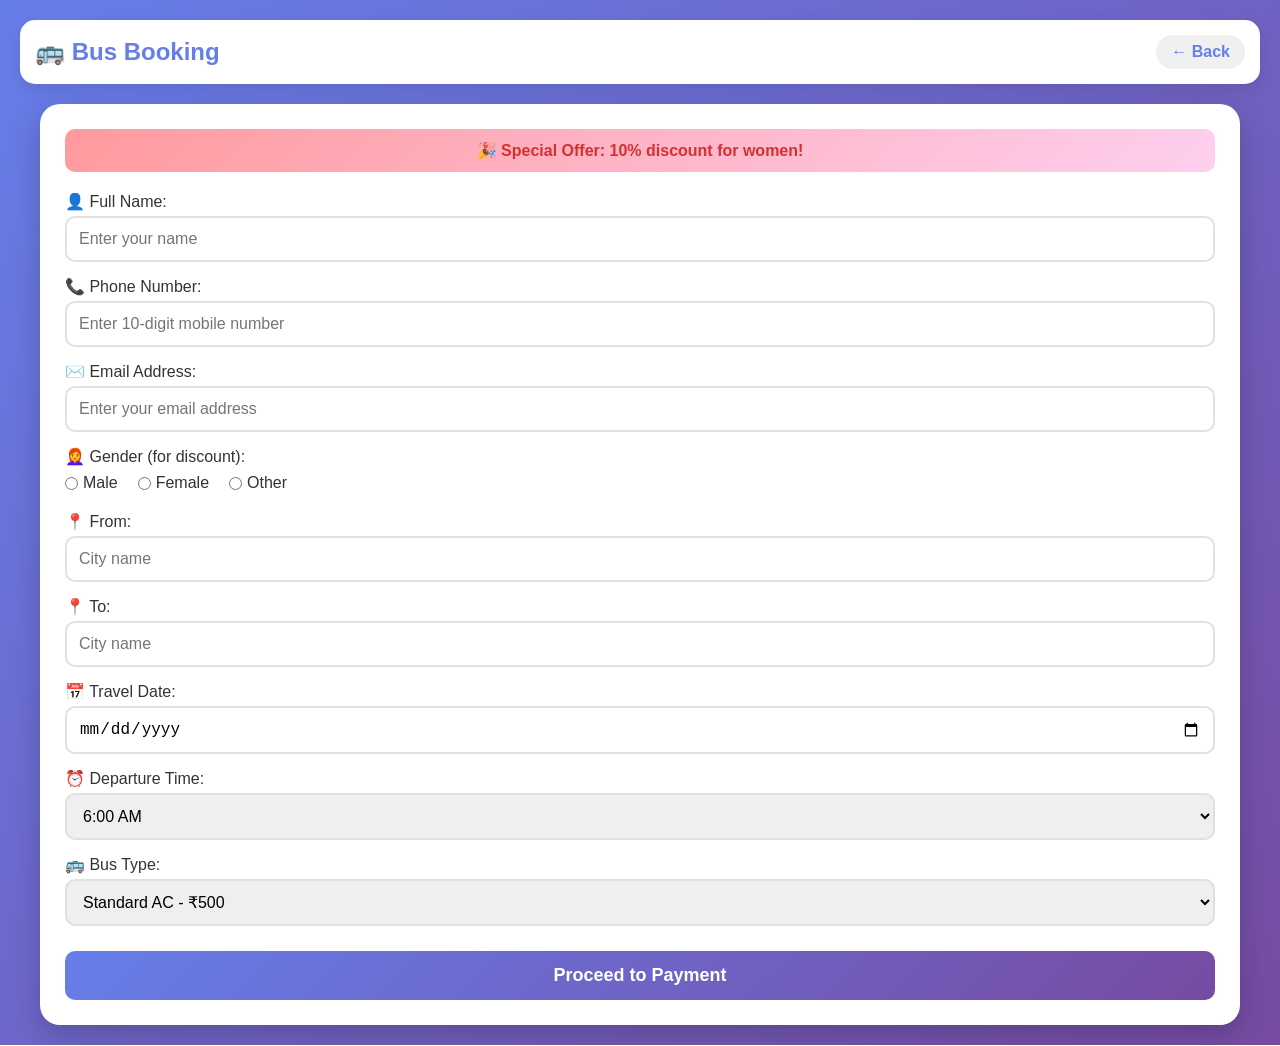
<file: project-1/buses.html>
<!DOCTYPE html>
<html lang="en">
<head>
    <meta charset="UTF-8">
    <meta name="viewport" content="width=device-width, initial-scale=1.0, user-scalable=no">
    <title>Bus Booking - TravelEasy</title>
    <style>
        * {
            margin: 0;
            padding: 0;
            box-sizing: border-box;
        }
        
        body {
            font-family: 'Segoe UI', Tahoma, Geneva, Verdana, sans-serif;
            background: linear-gradient(135deg, #667eea 0%, #764ba2 100%);
            min-height: 100vh;
            padding: 20px;
        }
        
        header {
            background: white;
            border-radius: 15px;
            padding: 15px;
            margin-bottom: 20px;
            box-shadow: 0 5px 15px rgba(0,0,0,0.1);
        }
        
        header nav {
            display: flex;
            justify-content: space-between;
            align-items: center;
        }
        
        header h1 {
            color: #667eea;
            margin: 0;
            padding: 0;
        }
        
        .back-link {
            color: #667eea;
            text-decoration: none;
            font-size: 16px;
            font-weight: bold;
            padding: 8px 15px;
            background: #f0f0f0;
            border-radius: 20px;
        }
        
        .back-link:hover {
            background: #667eea;
            color: white;
        }
        
        .container {
            max-width: 1200px;
            margin: 0 auto;
            background: white;
            border-radius: 20px;
            padding: 25px;
            box-shadow: 0 10px 30px rgba(0,0,0,0.2);
        }
        
        .offer {
            background: linear-gradient(135deg, #ff9a9e 0%, #fecfef 100%);
            padding: 12px;
            border-radius: 10px;
            text-align: center;
            margin-bottom: 20px;
            font-weight: bold;
            color: #d63031;
        }
        
        label {
            display: block;
            margin-top: 15px;
            margin-bottom: 5px;
            font-weight: 500;
            color: #333;
        }
        
        input, select {
            width: 100%;
            padding: 12px;
            border: 2px solid #e0e0e0;
            border-radius: 10px;
            font-size: 16px;
            transition: border-color 0.3s;
        }
        
        input:focus, select:focus {
            outline: none;
            border-color: #667eea;
        }
        
        button {
            width: 100%;
            padding: 14px;
            margin-top: 25px;
            background: linear-gradient(135deg, #667eea 0%, #764ba2 100%);
            color: white;
            border: none;
            border-radius: 10px;
            font-size: 18px;
            font-weight: bold;
            cursor: pointer;
            transition: all 0.3s ease;
        }
        
        button:hover {
            transform: translateY(-2px);
            box-shadow: 0 5px 15px rgba(102, 126, 234, 0.4);
        }
        
        .gender-section {
            margin: 15px 0;
        }
        
        .gender-options {
            display: flex;
            gap: 20px;
            margin-top: 8px;
        }
        
        .gender-options label {
            display: inline-flex;
            align-items: center;
            gap: 5px;
            margin-top: 0;
        }
        
        .gender-options input {
            width: auto;
        }
    </style>
</head>
<body>
    <header>
        <nav>
            <h1>🚌 Bus Booking</h1>
            <a class="back-link" href="index.html">← Back</a>
        </nav>
    </header>

    <div class="container">
        <div class="offer">🎉 Special Offer: 10% discount for women!</div>

        <label>👤 Full Name:</label>
        <input type="text" id="name" placeholder="Enter your name">

        <label>📞 Phone Number:</label>
        <input type="tel" id="phone" placeholder="Enter 10-digit mobile number">

        <label>✉️ Email Address:</label>
        <input type="email" id="email" placeholder="Enter your email address">

        <div class="gender-section">
            <label>👩‍🦰 Gender (for discount):</label>
            <div class="gender-options">
                <label><input type="radio" name="gender" value="male"> Male</label>
                <label><input type="radio" name="gender" value="female"> Female</label>
                <label><input type="radio" name="gender" value="other"> Other</label>
            </div>
        </div>

        <label>📍 From:</label>
        <input type="text" id="from" placeholder="City name">

        <label>📍 To:</label>
        <input type="text" id="to" placeholder="City name">

        <label>📅 Travel Date:</label>
        <input type="date" id="date">

        <label>⏰ Departure Time:</label>
        <select id="time">
            <option>6:00 AM</option>
            <option>12:00 PM</option>
            <option>6:00 PM</option>
            <option>9:00 PM</option>
        </select>

        <label>🚌 Bus Type:</label>
        <select id="busType">
            <option value="500">Standard AC - ₹500</option>
            <option value="800">Luxury AC - ₹800</option>
            <option value="1200">Sleeper AC - ₹1200</option>
        </select>

        <button onclick="bookBus()">Proceed to Payment</button>
    </div>

    <script>
        // applyWomenOffer function
        function applyWomenOffer(price) {
            let gender = document.querySelector('input[name="gender"]:checked');
            if (gender && gender.value === "female") {
                let discountedPrice = price * 0.9;
                alert("🎉 Women's Special! 10% discount applied. Original: ₹" + price + " → New: ₹" + Math.round(discountedPrice));
                return Math.round(discountedPrice);
            }
            return price;
        }

        // Main booking function
        function bookBus() {
            // Get all values
            let name = document.getElementById('name').value.trim();
            let phone = document.getElementById('phone').value.trim();
            let email = document.getElementById('email').value.trim();
            let from = document.getElementById('from').value.trim();
            let to = document.getElementById('to').value.trim();
            let date = document.getElementById('date').value;
            let time = document.getElementById('time').value;
            let busSelect = document.getElementById('busType');
            let price = parseInt(busSelect.value);
            let busName = busSelect.options[busSelect.selectedIndex].text;
            
            // Validation checks
            if (!name) {
                alert("❌ Please enter your full name.");
                return;
            }
            
            if (!phone) {
                alert("❌ Please enter phone number.");
                return;
            }
            
            if (!/^\d{10}$/.test(phone)) {
                alert("❌ Please enter a valid 10-digit phone number.");
                return;
            }
            
            if (!email) {
                alert("❌ Please enter email address.");
                return;
            }
            
            if (!email.includes('@') || !email.includes('.')) {
                alert("❌ Please enter a valid email address (example: name@domain.com).");
                return;
            }
            
            if (!from) {
                alert("❌ Please enter departure city.");
                return;
            }
            
            if (!to) {
                alert("❌ Please enter destination city.");
                return;
            }
            
            if (!date) {
                alert("❌ Please select travel date.");
                return;
            }
            
            // Apply women discount
            let finalPrice = applyWomenOffer(price);
            
            // Create booking object
            let bookingData = {
                type: "bus",
                name: name,
                phone: phone,
                email: email,
                from: from,
                to: to,
                date: date,
                time: time,
                originalPrice: price,
                price: finalPrice,
                busName: busName,
                className: busName,
                discount: (price - finalPrice)
            };
            
            // Save to localStorage
            localStorage.setItem("tempBooking", JSON.stringify(bookingData));
            
            // Debug - check if saved
            console.log("Booking saved:", bookingData);
            console.log("localStorage:", localStorage.getItem("tempBooking"));
            
            // Show confirmation
            alert("✅ Booking details saved!\n\n" +
                  "Name: " + name + "\n" +
                  "From: " + from + " → To: " + to + "\n" +
                  "Date: " + date + "\n" +
                  "Time: " + time + "\n" +
                  "Bus: " + busName + "\n" +
                  "Total: ₹" + finalPrice + "\n\n" +
                  "Click OK to proceed to payment.");
            
            // ✅ IMPORTANT: Redirect to payment.html (ye sahi hai)
            window.location.href = "payment.html";
        }
        
        // Set minimum date to today
        let today = new Date().toISOString().split('T')[0];
        document.getElementById('date').min = today;
    </script>
</body>
</html>
</file>
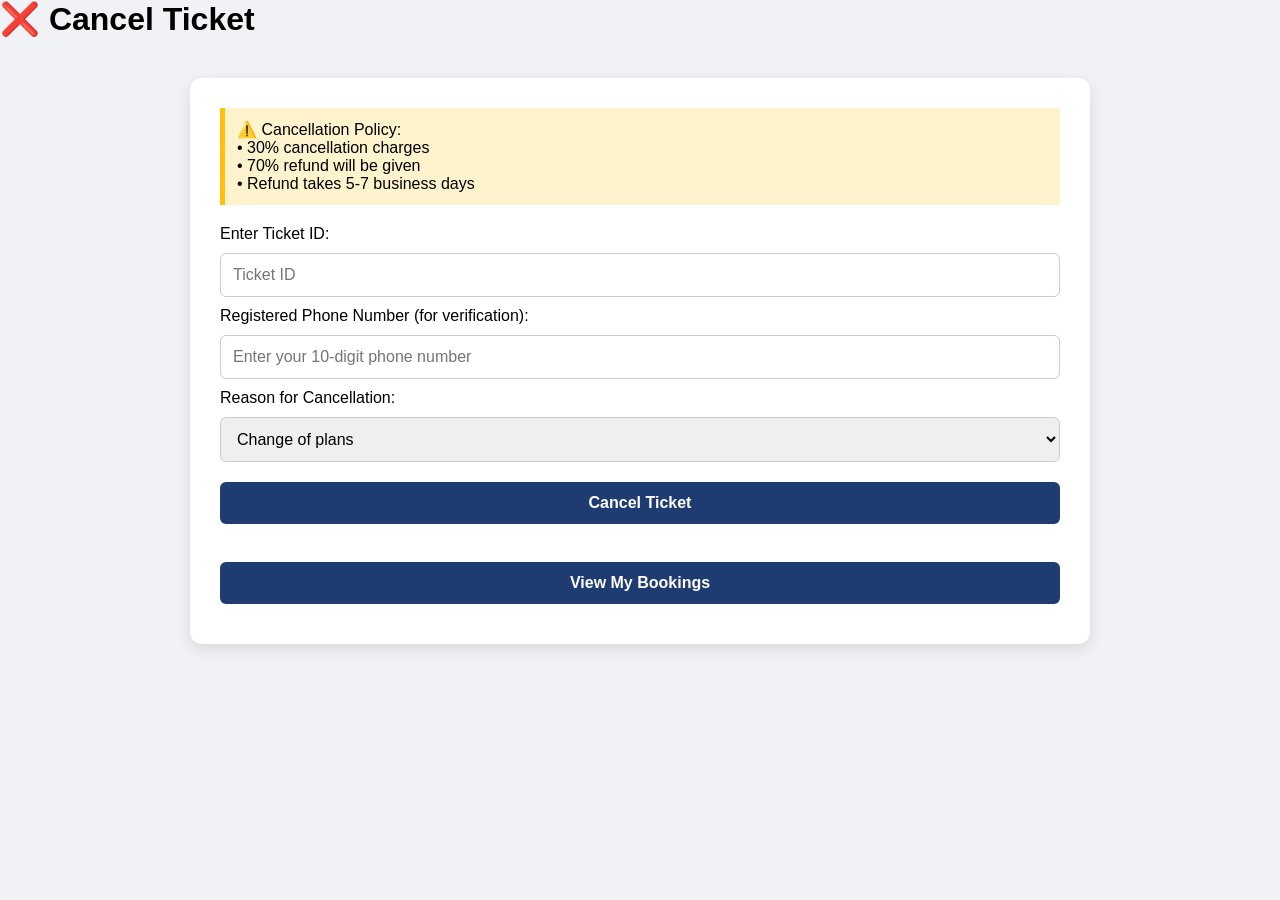
<file: project-1/cancellation.html>
<!DOCTYPE html>
<html lang="en">
<head>
    <meta charset="UTF-8">
    <title>Cancel Ticket - TravelEasy</title>
    <link rel="stylesheet" href="style.css">
</head>
<body>
    <header><h1>❌ Cancel Ticket</h1></header>
    <div class="container">
        <div class="warning">
            ⚠️ Cancellation Policy:<br>
            • 30% cancellation charges<br>
            • 70% refund will be given<br>
            • Refund takes 5-7 business days
        </div>
        <label>Enter Ticket ID:</label>
        <input type="number" id="cancelId" placeholder="Ticket ID">
        
        <label>Registered Phone Number (for verification):</label>
        <input type="tel" id="phone" placeholder="Enter your 10-digit phone number">
        
        <label>Reason for Cancellation:</label>
        <select id="cancelReason">
            <option>Change of plans</option>
            <option>Wrong date selected</option>
            <option>Better fare found</option>
            <option>Emergency</option>
            <option>Other</option>
        </select>
        
        <button onclick="cancelAndRefund()">Cancel Ticket</button>
        <br><br>
        <button onclick="viewBookings()">View My Bookings</button>
    </div>

    <script>
        function cancelAndRefund() {
            let id = document.getElementById("cancelId").value;
            let phone = document.getElementById("phone").value;
            let reason = document.getElementById("cancelReason").value;
            
            if (!id || !phone) {
                alert("Please enter Ticket ID and Phone Number.");
                return;
            }
            
            if (!/^\d{10}$/.test(phone)) {
                alert("Please enter a valid 10-digit phone number.");
                return;
            }
            
            cancelTicketWithDetails(parseInt(id), phone, reason);
        }
        
        function cancelTicketWithDetails(ticketId, phone, reason) {
            let bookings = JSON.parse(localStorage.getItem("bookings")) || [];
            let index = bookings.findIndex(b => b.id == ticketId && b.phone == phone);
            
            if (index !== -1) {
                let booking = bookings[index];
                
                if (booking.status === "Cancelled") {
                    alert("❌ This ticket is already cancelled!");
                    return;
                }
                
                let originalPrice = booking.price;
                let deduction = originalPrice * 0.30;
                let refund = originalPrice - deduction;
                
                // Mark as cancelled with details
                booking.status = "Cancelled";
                booking.cancelledAt = new Date().toLocaleString();
                booking.cancelReason = reason;
                booking.refundAmount = refund;
                booking.deductionAmount = deduction;
                
                bookings[index] = booking;
                localStorage.setItem("bookings", JSON.stringify(bookings));
                
                // Send cancellation confirmation
                let cancelMessage = `❌ TRAVEL EASY - TICKET CANCELLED ❌\n\nTicket ID: ${ticketId}\nName: ${booking.name}\n\nOriginal Fare: ₹${originalPrice}\nCancellation Charges (30%): ₹${deduction}\nRefund Amount (70%): ₹${refund}\nReason: ${reason}\n\nRefund will be processed within 5-7 days.\n\nThank you for using TravelEasy!`;
                
                let emailSubject = `TravelEasy Ticket Cancelled - ID: ${ticketId}`;
                
                alert(`❌ Ticket Cancelled\n------------------------\nTicket ID: ${ticketId}\nOriginal Fare: ₹${originalPrice}\nCancellation Charges (30%): ₹${deduction}\nRefund Amount (70%): ₹${refund}\n------------------------\nRefund will be processed within 5-7 days.\n\nCancellation confirmation sent to your email and WhatsApp.`);
                
                // Send confirmation
                let mailtoUrl = `mailto:${booking.email}?subject=${encodeURIComponent(emailSubject)}&body=${encodeURIComponent(cancelMessage)}`;
                window.open(mailtoUrl, '_blank');
                
                let whatsappUrl = `https://wa.me/${booking.phone}?text=${encodeURIComponent(cancelMessage)}`;
                window.open(whatsappUrl, '_blank');
                
                return true;
            } else {
                alert("❌ Ticket ID not found or Phone number doesn't match.");
                return false;
            }
        }
    </script>
    <script src="script.js"></script>
</body>
</html>
</file>
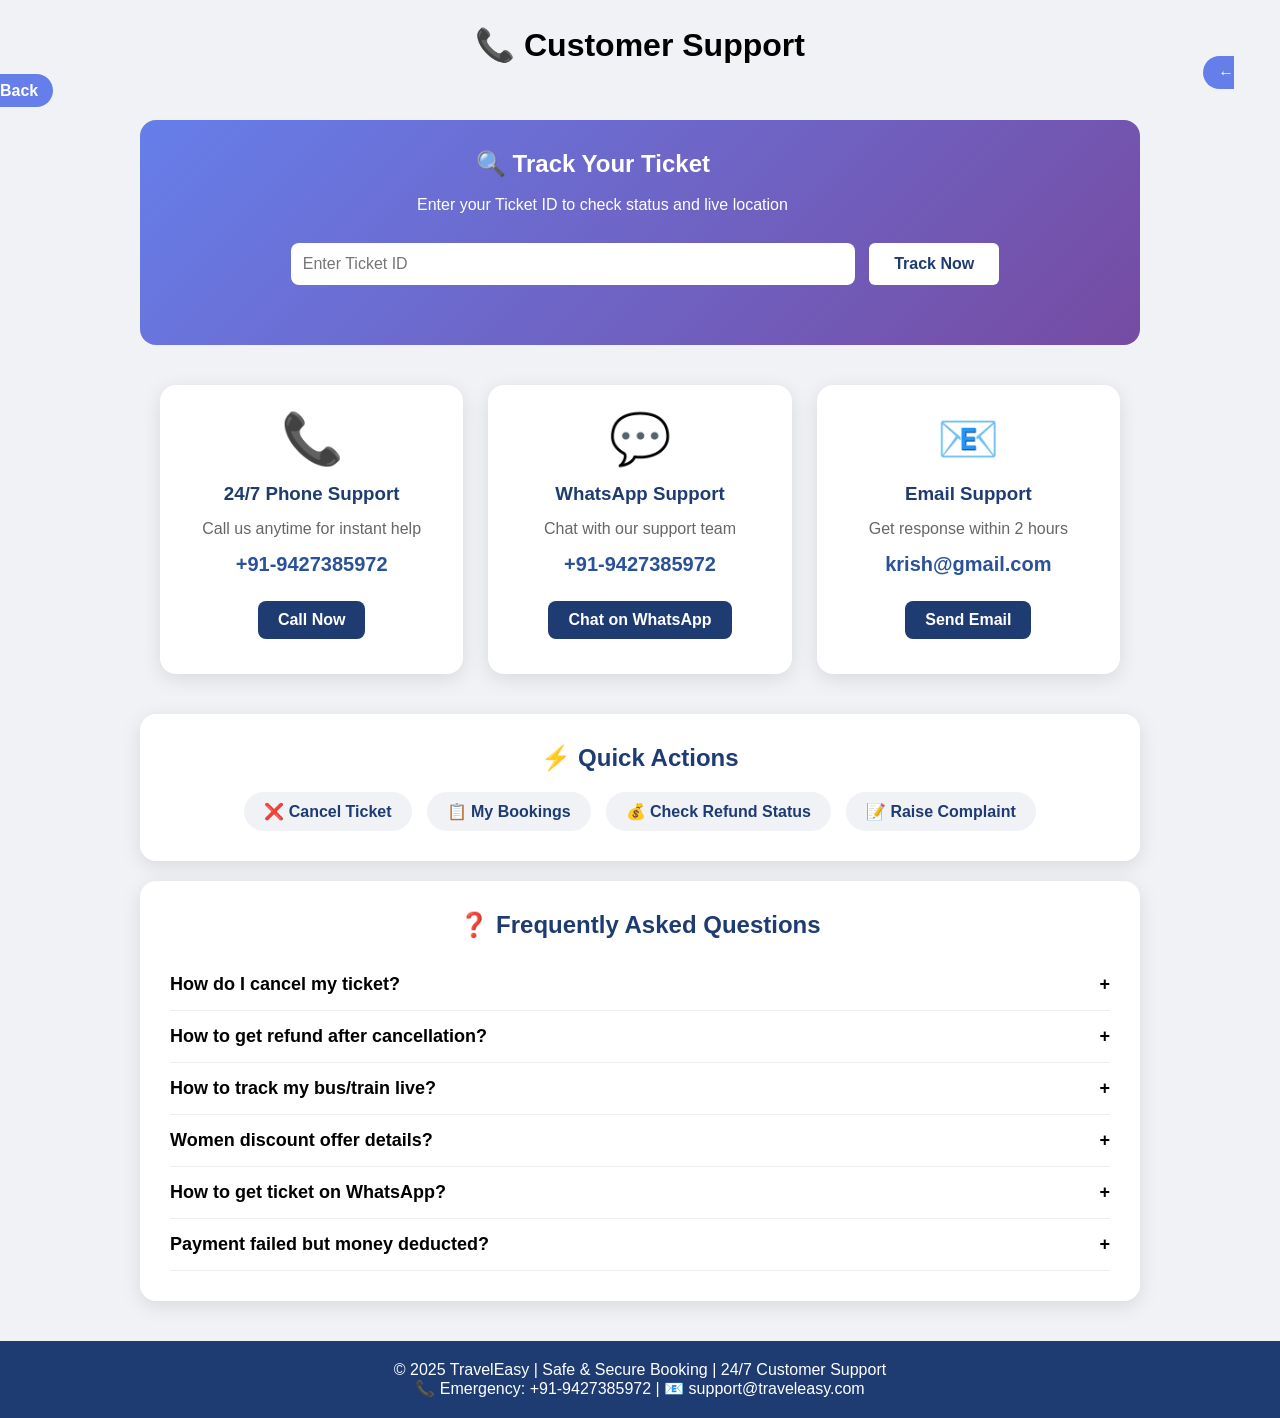
<file: project-1/customer-care.html>
<!DOCTYPE html>
<html lang="en">
<head>
    <meta charset="UTF-8">
    <meta name="viewport" content="width=device-width, initial-scale=1.0">
    <title>Customer Support - TravelEasy</title>
    <link rel="stylesheet" href="style.css">
    <style>
        .support-container {
            max-width: 1000px;
            margin: 40px auto;
            display: grid;
            grid-template-columns: repeat(auto-fit, minmax(300px, 1fr));
            gap: 25px;
            padding: 0 20px;
        }
        .support-card {
            background: white;
            border-radius: 16px;
            padding: 25px;
            text-align: center;
            box-shadow: 0 5px 20px rgba(0,0,0,0.1);
            transition: transform 0.3s;
        }
        .support-card:hover {
            transform: translateY(-5px);
        }
        .support-card .icon {
            font-size: 50px;
            margin-bottom: 15px;
        }
        .support-card h3 {
            color: #1e3c72;
            margin-bottom: 15px;
        }
        .support-card p {
            color: #666;
            margin-bottom: 10px;
        }
        .support-card .contact {
            font-size: 20px;
            font-weight: bold;
            color: #2a5298;
            margin: 15px 0;
        }
        .support-card button {
            background: #1e3c72;
            color: white;
            border: none;
            padding: 10px 20px;
            border-radius: 8px;
            cursor: pointer;
            margin-top: 10px;
            width: auto;
        }
        .support-card button:hover {
            background: #2a5298;
        }
        .faq-section {
            background: white;
            border-radius: 16px;
            padding: 30px;
            margin: 20px auto;
            max-width: 1000px;
            box-shadow: 0 5px 20px rgba(0,0,0,0.1);
        }
        .faq-section h2 {
            color: #1e3c72;
            margin-bottom: 20px;
            text-align: center;
        }
        .faq-item {
            border-bottom: 1px solid #eee;
            padding: 15px 0;
        }
        .faq-question {
            font-weight: bold;
            font-size: 18px;
            cursor: pointer;
            display: flex;
            justify-content: space-between;
            align-items: center;
        }
        .faq-question:hover {
            color: #2a5298;
        }
        .faq-answer {
            padding-top: 10px;
            color: #666;
            display: none;
        }
        .faq-answer.show {
            display: block;
        }
        .quick-actions {
            display: flex;
            gap: 15px;
            justify-content: center;
            flex-wrap: wrap;
            margin-top: 20px;
        }
        .quick-btn {
            background: #f0f2f5;
            padding: 10px 20px;
            border-radius: 25px;
            text-decoration: none;
            color: #1e3c72;
            font-weight: bold;
        }
        .quick-btn:hover {
            background: #e0e0e0;
        }
        .ticket-track {
            background: linear-gradient(135deg, #667eea 0%, #764ba2 100%);
            color: white;
            padding: 30px;
            border-radius: 16px;
            margin: 20px auto;
            max-width: 1000px;
            text-align: center;
        }
        .ticket-track input {
            width: 60%;
            margin: 10px;
            padding: 12px;
            border-radius: 8px;
            border: none;
        }
        .ticket-track button {
            background: white;
            color: #1e3c72;
            width: auto;
            padding: 12px 25px;
        }

        .back-link {
            color: white;
            background: #667eea;
            text-decoration: none;
            font-size: 16px;
            font-weight: bold;
            padding: 8px 15px;
            border-radius: 20px;
            margin-left: 94%;
        }
        
        .back-link:hover {
            background: #667eea;
            color: white;
        }
    </style>
</head>
<body>
    <header>
        <h1 style="text-align: center; padding-top: 2%;">📞 Customer Support</h1>
        <nav>
            <a class="back-link" href="index.html">← Back</a>
        </nav>
    </header>

    <!-- Track Ticket Section -->
    <div class="ticket-track">
        <h2 style="margin-bottom: 2%; margin-left: -10%;">🔍 Track Your Ticket</h2>
        <p style="margin-bottom: 2%; margin-left: -8%;">Enter your Ticket ID to check status and live location</p>
        <input type="number" id="trackTicketId" placeholder="Enter Ticket ID">
        <button onclick="trackTicket()">Track Now</button>
        <div id="trackResult" style="margin-top: 20px;"></div>
    </div>

    <!-- Support Cards -->
    <div class="support-container">
        <div class="support-card">
            <div class="icon">📞</div>
            <h3>24/7 Phone Support</h3>
            <p>Call us anytime for instant help</p>
            <div class="contact">+91-9427385972</div>
            <button onclick="makeCall()">Call Now</button>
        </div>

        <div class="support-card">
            <div class="icon">💬</div>
            <h3>WhatsApp Support</h3>
            <p>Chat with our support team</p>
            <div class="contact">+91-9427385972</div>
            <button onclick="whatsAppChat()">Chat on WhatsApp</button>
        </div>

        <div class="support-card">
            <div class="icon">📧</div>
            <h3>Email Support</h3>
            <p>Get response within 2 hours</p>
            <div class="contact">krish@gmail.com</div>
            <button onclick="sendEmail()">Send Email</button>
        </div>

    </div>

    <!-- Quick Actions -->
    <div class="faq-section">
        <h2>⚡ Quick Actions</h2>
        <div class="quick-actions">
            <a href="cancellation.html" class="quick-btn">❌ Cancel Ticket</a>
            <a href="#" onclick="viewBookings()" class="quick-btn">📋 My Bookings</a>
            <a href="#" onclick="checkRefund()" class="quick-btn">💰 Check Refund Status</a>
            <a href="#" onclick="complaintForm()" class="quick-btn">📝 Raise Complaint</a>
        </div>
    </div>

    <!-- FAQ Section -->
    <div class="faq-section">
        <h2>❓ Frequently Asked Questions</h2>
        
        <div class="faq-item">
            <div class="faq-question" onclick="toggleFAQ(this)">
                How do I cancel my ticket?
                <span>+</span>
            </div>
            <div class="faq-answer">
                You can cancel your ticket from the Cancellation page. 30% cancellation charges apply and 70% refund will be processed within 5-7 business days.
            </div>
        </div>

        <div class="faq-item">
            <div class="faq-question" onclick="toggleFAQ(this)">
                How to get refund after cancellation?
                <span>+</span>
            </div>
            <div class="faq-answer">
                Refund is automatically processed after cancellation. 70% of the ticket amount will be credited to your original payment method within 5-7 business days.
            </div>
        </div>

        <div class="faq-item">
            <div class="faq-question" onclick="toggleFAQ(this)">
                How to track my bus/train live?
                <span>+</span>
            </div>
            <div class="faq-answer">
                Enter your Ticket ID in the Track Ticket section above. You can see the live location and estimated arrival time of your bus/train.
            </div>
        </div>

        <div class="faq-item">
            <div class="faq-question" onclick="toggleFAQ(this)">
                Women discount offer details?
                <span>+</span>
            </div>
            <div class="faq-answer">
                Women get 10% discount on all bus and train bookings. The discount is automatically applied when you confirm during booking.
            </div>
        </div>

        <div class="faq-item">
            <div class="faq-question" onclick="toggleFAQ(this)">
                How to get ticket on WhatsApp?
                <span>+</span>
            </div>
            <div class="faq-answer">
                After successful payment, ticket is automatically sent to your registered WhatsApp number within 2 minutes. Make sure to provide correct phone number.
            </div>
        </div>

        <div class="faq-item">
            <div class="faq-question" onclick="toggleFAQ(this)">
                Payment failed but money deducted?
                <span>+</span>
            </div>
            <div class="faq-answer">
                If money is deducted but booking failed, the amount will be automatically refunded within 5-7 business days. Contact support if not received.
            </div>
        </div>
    </div>

    <footer style="text-align: center; padding: 20px; background: #1e3c72; color: white; margin-top: 40px;">
        <p>© 2025 TravelEasy | Safe & Secure Booking | 24/7 Customer Support</p>
        <p>📞 Emergency: +91-9427385972 | 📧 support@traveleasy.com</p>
    </footer>

    <script src="script.js"></script>
    <script>
        function trackTicket() {
            let ticketId = document.getElementById("trackTicketId").value;
            if (!ticketId) {
                alert("Please enter Ticket ID");
                return;
            }
            
            let bookings = JSON.parse(localStorage.getItem("bookings")) || [];
            let booking = bookings.find(b => b.id == ticketId);
            
            let resultDiv = document.getElementById("trackResult");
            
            if (!booking) {
                resultDiv.innerHTML = `<div style="background:#f8d7da; padding:15px; border-radius:8px; color:#721c24;">
                    ❌ Ticket ID ${ticketId} not found. Please check and try again.
                </div>`;
                return;
            }
            
            let statusColor = booking.status === "Cancelled" ? "#dc3545" : "#28a745";
            let trackingInfo = "";
            
            if (booking.status !== "Cancelled") {
                trackingInfo = `
                    <div style="background:white; padding:15px; border-radius:8px; margin-top:10px;">
                        <p><strong>📍 Current Location:</strong> ${booking.tracking?.currentLocation || booking.from || "On the way"}</p>
                        <p><strong>⏱️ Status:</strong> ${booking.tracking?.status || "On Time"}</p>
                        <p><strong>🕐 Last Updated:</strong> ${booking.tracking?.lastUpdated || "Just now"}</p>
                        <div class="progress-bar" style="background:#e0e0e0; border-radius:10px; margin-top:10px;">
                            <div class="progress-fill" style="background:#28a745; height:20px; border-radius:10px; width:${Math.random() * 50 + 30}%"></div>
                        </div>
                        <p style="margin-top:10px;">🚍 Estimated Arrival: On schedule</p>
                    </div>
                `;
            }
            
            resultDiv.innerHTML = `
                <div style="background:white; padding:20px; border-radius:12px; color:#333; text-align:left;">
                    <h3 style="color:#1e3c72;">🎫 Ticket Details</h3>
                    <hr>
                    <p><strong>Ticket ID:</strong> ${booking.id}</p>
                    <p><strong>Type:</strong> ${booking.type.toUpperCase()}</p>
                    <p><strong>Name:</strong> ${booking.name}</p>
                    <p><strong>Phone:</strong> ${booking.phone}</p>
                    <p><strong>From:</strong> ${booking.from} → ${booking.to}</p>
                    <p><strong>Date:</strong> ${booking.date}</p>
                    <p><strong>Vehicle:</strong> ${booking.busNumber || booking.trainNumber || booking.className}</p>
                    <p><strong>Amount:</strong> ₹${booking.price}</p>
                    <p><strong>Status:</strong> <span style="color:${statusColor}; font-weight:bold;">${booking.status}</span></p>
                    ${booking.status === "Cancelled" ? `<p><strong>Cancel Reason:</strong> ${booking.cancelReason || "Not specified"}</p>` : ""}
                    ${trackingInfo}
                </div>
            `;
        }
        
        function makeCall() {
            window.location.href = "tel:+919876543210";
        }
        
        function whatsAppChat() {
            let message = encodeURIComponent("Hello, I need help with my TravelEasy booking.");
            window.open(`https://wa.me/919876543210?text=${message}`, '_blank');
        }
        
        function sendEmail() {
            let subject = encodeURIComponent("TravelEasy Support Request");
            let body = encodeURIComponent("Hello,\n\nI need assistance with my booking.\n\nTicket ID: \n\nRegards");
            window.location.href = `mailto:support@traveleasy.com?subject=${subject}&body=${body}`;
        }
        
        function checkRefund() {
            let bookings = JSON.parse(localStorage.getItem("bookings")) || [];
            let cancelled = bookings.filter(b => b.status === "Cancelled");
            
            if (cancelled.length === 0) {
                alert("No cancelled bookings found.");
                return;
            }
            
            let msg = "💰 REFUND STATUS\n\n";
            cancelled.forEach(b => {
                let refund = b.price * 0.7;
                msg += `Ticket ID: ${b.id}\nAmount: ₹${b.price} | Refund: ₹${refund}\nStatus: Processing (5-7 days)\n\n`;
            });
            alert(msg);
        }
        
        function complaintForm() {
            let issue = prompt("Please describe your issue:", "");
            if (issue && issue.trim()) {
                let emailBody = encodeURIComponent(`Hello TravelEasy Support,\n\nI have a complaint:\n${issue}\n\nTicket ID: \nPhone: \n\nPlease resolve this at the earliest.\n\nRegards`);
                window.location.href = `mailto:support@traveleasy.com?subject=Complaint - TravelEasy&body=${emailBody}`;
                alert("✅ Complaint registered! Our team will contact you within 24 hours.");
            }
        }
        
        function toggleFAQ(element) {
            let answer = element.nextElementSibling;
            let icon = element.querySelector('span');
            answer.classList.toggle('show');
            if (answer.classList.contains('show')) {
                icon.innerHTML = '−';
            } else {
                icon.innerHTML = '+';
            }
        }
        
        // Also add viewBookings function if not in script.js
        if (typeof viewBookings !== 'function') {
            window.viewBookings = function() {
                let bookings = JSON.parse(localStorage.getItem("bookings")) || [];
                if (bookings.length === 0) {
                    alert("No bookings found.");
                    return;
                }
                let msg = "📋 YOUR BOOKINGS:\n\n";
                bookings.forEach(b => {
                    msg += `ID: ${b.id} | ${b.type.toUpperCase()} | ${b.from} → ${b.to} | ${b.date} | ₹${b.price} | ${b.status}\n`;
                });
                alert(msg);
            };
        }
    </script>
</body>
</html>
</file>
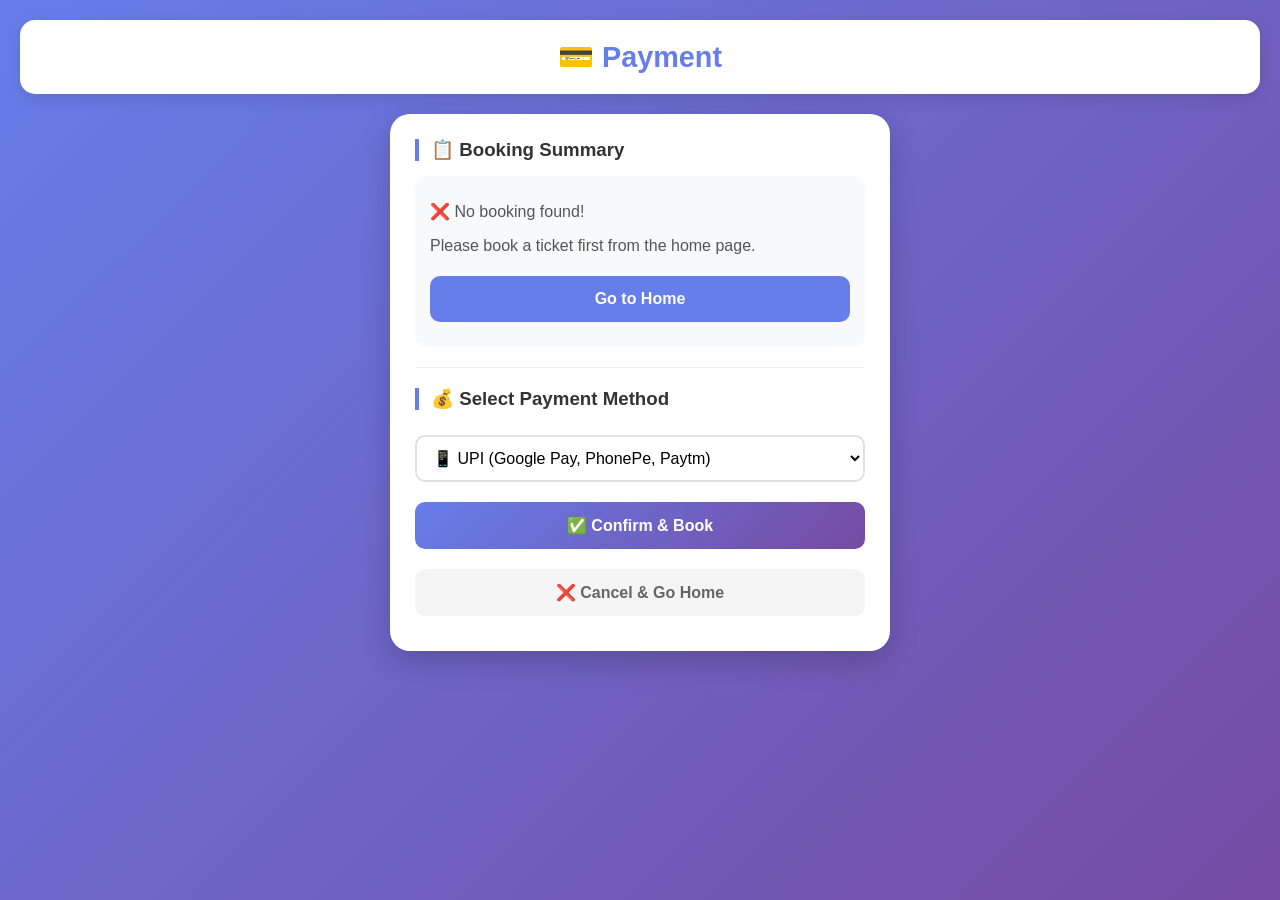
<file: project-1/payment.html>
<!DOCTYPE html>
<html lang="en">
<head>
    <meta charset="UTF-8">
    <meta name="viewport" content="width=device-width, initial-scale=1.0, user-scalable=no">
    <title>Payment - TravelEasy</title>
    <style>
        * {
            margin: 0;
            padding: 0;
            box-sizing: border-box;
            -webkit-tap-highlight-color: transparent;
            -webkit-user-select: none;
            user-select: none;
        }
        
        body {
            font-family: 'Segoe UI', Tahoma, Geneva, Verdana, sans-serif;
            background: linear-gradient(135deg, #667eea 0%, #764ba2 100%);
            min-height: 100vh;
            padding: 20px;
        }
        
        header {
            text-align: center;
            padding: 20px;
            background: white;
            border-radius: 15px;
            margin-bottom: 20px;
            box-shadow: 0 5px 15px rgba(0,0,0,0.1);
        }
        
        header h1 {
            color: #667eea;
            font-size: 1.8rem;
        }
        
        .container {
            max-width: 500px;
            margin: 0 auto;
            background: white;
            border-radius: 20px;
            padding: 25px;
            box-shadow: 0 10px 30px rgba(0,0,0,0.2);
        }
        
        h3 {
            color: #333;
            margin-bottom: 15px;
            border-left: 4px solid #667eea;
            padding-left: 12px;
        }
        
        .booking-summary {
            background: #f8f9fa;
            border-radius: 12px;
            padding: 15px;
            margin-bottom: 20px;
        }
        
        .booking-summary p {
            margin: 8px 0;
            color: #555;
            line-height: 1.6;
        }
        
        .booking-summary strong {
            color: #667eea;
        }
        
        hr {
            margin: 20px 0;
            border: none;
            border-top: 1px solid #eee;
        }
        
        select {
            width: 100%;
            padding: 12px;
            border: 2px solid #e0e0e0;
            border-radius: 10px;
            font-size: 16px;
            margin: 10px 0;
            background: white;
            cursor: pointer;
        }
        
        select:focus {
            outline: none;
            border-color: #667eea;
        }
        
        button {
            width: 100%;
            padding: 14px;
            margin: 10px 0;
            border: none;
            border-radius: 10px;
            font-size: 16px;
            font-weight: bold;
            cursor: pointer;
            transition: all 0.3s ease;
        }
        
        button:first-of-type {
            background: linear-gradient(135deg, #667eea 0%, #764ba2 100%);
            color: white;
        }
        
        button:first-of-type:hover {
            transform: translateY(-2px);
            box-shadow: 0 5px 15px rgba(102, 126, 234, 0.4);
        }
        
        button:last-of-type {
            background: #f5f5f5;
            color: #666;
        }
        
        button:last-of-type:hover {
            background: #e0e0e0;
        }
        
        .price-highlight {
            font-size: 1.3rem;
            color: #667eea;
            font-weight: bold;
        }
        
        input, textarea {
            -webkit-user-select: text;
            user-select: text;
        }
    </style>
</head>
<body>
    <header>
        <h1>💳 Payment</h1>
    </header>
    
    <div class="container">
        <h3>📋 Booking Summary</h3>
        <div class="booking-summary" id="summary">
            <p>Loading booking details...</p>
        </div>
        
        <hr>
        
        <h3>💰 Select Payment Method</h3>
        <select id="paymentMode">
            <option value="UPI">📱 UPI (Google Pay, PhonePe, Paytm)</option>
            <option value="Card">💳 Credit/Debit Card</option>
            <option value="NetBanking">🏦 Net Banking</option>
            <option value="Cash">💵 Cash at Counter</option>
        </select>
        
        <button onclick="confirmPayment()">✅ Confirm & Book</button>
        <button onclick="location.href='index.html'">❌ Cancel & Go Home</button>
    </div>

    <script>
        // Get booking data from localStorage
        let booking = null;
        
        try {
            let storedData = localStorage.getItem("tempBooking");
            console.log("Stored data:", storedData);
            
            if (storedData) {
                booking = JSON.parse(storedData);
                console.log("Parsed booking:", booking);
            }
        } catch(e) {
            console.error("Error parsing booking:", e);
        }
        
        // Display booking summary on page load
        window.onload = function() {
            if (booking && booking.name) {
                document.getElementById("summary").innerHTML = `
                    <p>🎫 <strong>${booking.type ? booking.type.toUpperCase() : 'BUS'} TICKET</strong></p>
                    <p>👤 <strong>Name:</strong> ${booking.name || 'Not provided'}</p>
                    <p>📞 <strong>Phone:</strong> ${booking.phone || 'Not provided'}</p>
                    <p>✉️ <strong>Email:</strong> ${booking.email || 'Not provided'}</p>
                    <p>📍 <strong>From:</strong> ${booking.from || 'Not provided'} → <strong>To:</strong> ${booking.to || 'Not provided'}</p>
                    <p>📅 <strong>Travel Date:</strong> ${booking.date || 'Not provided'}</p>
                    <p>⏰ <strong>Departure Time:</strong> ${booking.time || '6:00 AM'}</p>
                    <p>🚌 <strong>Bus Type:</strong> ${booking.className || booking.busName || 'Standard AC'}</p>
                    <hr>
                    <p class="price-highlight">💰 <strong>Total Amount:</strong> ₹${booking.price || '0'}</p>
                `;
            } else {
                document.getElementById("summary").innerHTML = `
                    <p>❌ No booking found!</p>
                    <p>Please book a ticket first from the home page.</p>
                    <button onclick="location.href='index.html'" style="margin-top:10px; background:#667eea; color:white;">Go to Home</button>
                `;
            }
        };
        
        // WhatsApp message send function
        function sendTicketViaWhatsApp(phone, message) {
            // Remove any non-digit characters from phone number
            let cleanPhone = phone.replace(/[^0-9]/g, '');
            
            // Add country code if not present
            if (!cleanPhone.startsWith('91') && cleanPhone.length === 10) {
                cleanPhone = '91' + cleanPhone;
            }
            
            let whatsappUrl = `https://wa.me/${cleanPhone}?text=${encodeURIComponent(message)}`;
            window.open(whatsappUrl, '_blank');
            return true;
        }
        
        // Email send function
        function sendTicketViaEmail(email, subject, body) {
            let mailtoUrl = `mailto:${email}?subject=${encodeURIComponent(subject)}&body=${encodeURIComponent(body)}`;
            window.open(mailtoUrl, '_blank');
            return true;
        }
        
        // Main payment confirmation function
        function confirmPayment() {
            // Check if booking exists
            if (!booking || !booking.name) {
                alert("❌ No booking found! Please book a ticket first.");
                location.href = "index.html";
                return;
            }
            
            let paymentMode = document.getElementById("paymentMode").value;
            let paymentText = document.getElementById("paymentMode").options[document.getElementById("paymentMode").selectedIndex].text;
            
            // Create complete booking object
            let newBooking = {
                id: Date.now(),
                bookingId: "TRAVEL" + Date.now(),
                type: booking.type || "bus",
                name: booking.name,
                phone: booking.phone,
                email: booking.email,
                from: booking.from,
                to: booking.to,
                date: booking.date,
                time: booking.time || "6:00 AM",
                price: booking.price,
                className: booking.className || booking.busName || "Standard AC",
                paymentMode: paymentText,
                paymentMethod: paymentMode,
                status: "Confirmed",
                bookingDate: new Date().toLocaleString(),
                cancelledAt: null,
                cancelReason: null
            };
            
            // Save to localStorage
            let bookings = JSON.parse(localStorage.getItem("bookings")) || [];
            bookings.push(newBooking);
            localStorage.setItem("bookings", JSON.stringify(bookings));
            
            // Remove temporary booking
            localStorage.removeItem("tempBooking");
            
            // Create ticket message
            let ticketMessage = `
╔══════════════════════════════════════╗
║     🎫 TRAVEL EASY - TICKET 🎫       ║
╠══════════════════════════════════════╣
║ Ticket ID: ${newBooking.bookingId}
║ Type: ${newBooking.type.toUpperCase()}
║ Name: ${newBooking.name}
║ Phone: ${newBooking.phone}
║ From: ${newBooking.from}
║ To: ${newBooking.to}
║ Date: ${newBooking.date}
║ Time: ${newBooking.time}
║ Bus: ${newBooking.className}
║ Amount: ₹${newBooking.price}
║ Payment: ${paymentText}
║ Status: ✅ CONFIRMED
╚══════════════════════════════════════╝
Thank you for choosing TravelEasy!
For support: +91 98765 43210
            `;
            
            let emailSubject = `TravelEasy Ticket Confirmed - ID: ${newBooking.bookingId}`;
            
            // Show success message
            alert(`✅ PAYMENT SUCCESSFUL!\n\n🎫 Ticket ID: ${newBooking.bookingId}\n💰 Amount: ₹${newBooking.price}\n💳 Payment Mode: ${paymentText}\n\n📧 Ticket will be sent to your email\n💬 WhatsApp message will be sent\n\nThank you for booking with TravelEasy!`);
            
            // Send via email and WhatsApp
            if (booking.email && booking.email.includes('@')) {
                sendTicketViaEmail(booking.email, emailSubject, ticketMessage);
            }
            
            if (booking.phone && booking.phone.length >= 10) {
                sendTicketViaWhatsApp(booking.phone, ticketMessage);
            }
            
            // Redirect to home page after 2 seconds
            setTimeout(function() {
                location.href = "index.html";
            }, 2000);
        }
        
        // Check if user came directly to payment page
        if (!booking) {
            console.log("No booking data found. User may have come directly to payment page.");
        }
    </script>
</body>
</html>
</file>
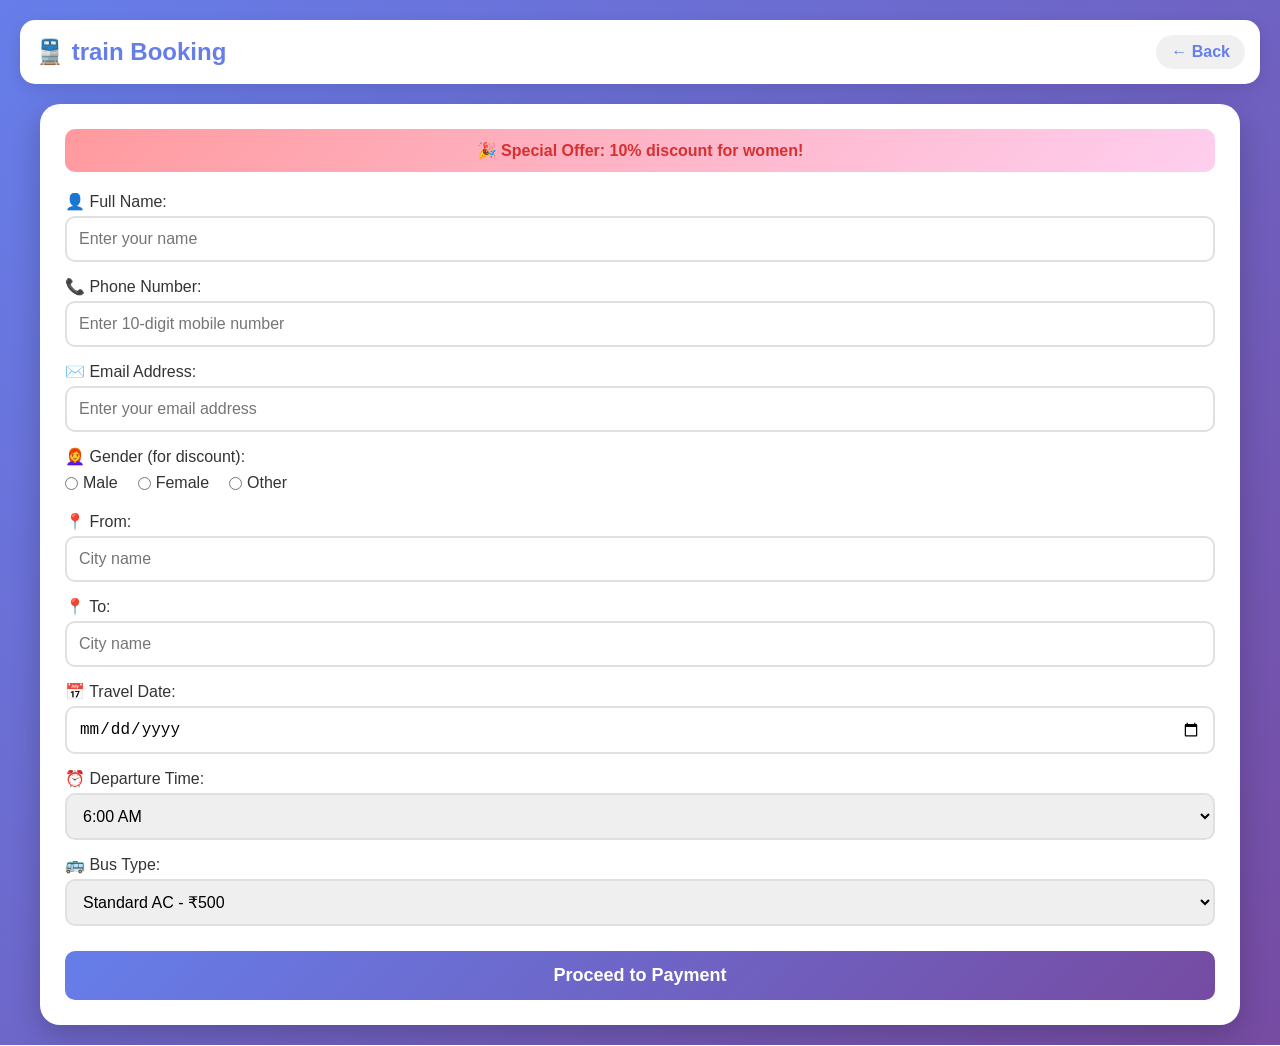
<file: project-1/trains.html>
<!DOCTYPE html>
<html lang="en">
<head>
    <meta charset="UTF-8">
    <meta name="viewport" content="width=device-width, initial-scale=1.0, user-scalable=no">
    <title>train Booking - TravelEasy</title>
    <style>
        * {
            margin: 0;
            padding: 0;
            box-sizing: border-box;
        }
        
        body {
            font-family: 'Segoe UI', Tahoma, Geneva, Verdana, sans-serif;
            background: linear-gradient(135deg, #667eea 0%, #764ba2 100%);
            min-height: 100vh;
            padding: 20px;
        }
        
        header {
            background: white;
            border-radius: 15px;
            padding: 15px;
            margin-bottom: 20px;
            box-shadow: 0 5px 15px rgba(0,0,0,0.1);
        }
        
        header nav {
            display: flex;
            justify-content: space-between;
            align-items: center;
        }
        
        header h1 {
            color: #667eea;
            margin: 0;
            padding: 0;
        }
        
        .back-link {
            color: #667eea;
            text-decoration: none;
            font-size: 16px;
            font-weight: bold;
            padding: 8px 15px;
            background: #f0f0f0;
            border-radius: 20px;
        }
        
        .back-link:hover {
            background: #667eea;
            color: white;
        }
        
        .container {
            max-width: 1200px;
            margin: 0 auto;
            background: white;
            border-radius: 20px;
            padding: 25px;
            box-shadow: 0 10px 30px rgba(0,0,0,0.2);
        }
        
        .offer {
            background: linear-gradient(135deg, #ff9a9e 0%, #fecfef 100%);
            padding: 12px;
            border-radius: 10px;
            text-align: center;
            margin-bottom: 20px;
            font-weight: bold;
            color: #d63031;
        }
        
        label {
            display: block;
            margin-top: 15px;
            margin-bottom: 5px;
            font-weight: 500;
            color: #333;
        }
        
        input, select {
            width: 100%;
            padding: 12px;
            border: 2px solid #e0e0e0;
            border-radius: 10px;
            font-size: 16px;
            transition: border-color 0.3s;
        }
        
        input:focus, select:focus {
            outline: none;
            border-color: #667eea;
        }
        
        button {
            width: 100%;
            padding: 14px;
            margin-top: 25px;
            background: linear-gradient(135deg, #667eea 0%, #764ba2 100%);
            color: white;
            border: none;
            border-radius: 10px;
            font-size: 18px;
            font-weight: bold;
            cursor: pointer;
            transition: all 0.3s ease;
        }
        
        button:hover {
            transform: translateY(-2px);
            box-shadow: 0 5px 15px rgba(102, 126, 234, 0.4);
        }
        
        .gender-section {
            margin: 15px 0;
        }
        
        .gender-options {
            display: flex;
            gap: 20px;
            margin-top: 8px;
        }
        
        .gender-options label {
            display: inline-flex;
            align-items: center;
            gap: 5px;
            margin-top: 0;
        }
        
        .gender-options input {
            width: auto;
        }
    </style>
</head>
<body>
    <header>
        <nav>
            <h1>🚆 train Booking</h1>
            <a class="back-link" href="index.html">← Back</a>
        </nav>
    </header>

    <div class="container">
        <div class="offer">🎉 Special Offer: 10% discount for women!</div>

        <label>👤 Full Name:</label>
        <input type="text" id="name" placeholder="Enter your name">

        <label>📞 Phone Number:</label>
        <input type="tel" id="phone" placeholder="Enter 10-digit mobile number">

        <label>✉️ Email Address:</label>
        <input type="email" id="email" placeholder="Enter your email address">

        <div class="gender-section">
            <label>👩‍🦰 Gender (for discount):</label>
            <div class="gender-options">
                <label><input type="radio" name="gender" value="male"> Male</label>
                <label><input type="radio" name="gender" value="female"> Female</label>
                <label><input type="radio" name="gender" value="other"> Other</label>
            </div>
        </div>

        <label>📍 From:</label>
        <input type="text" id="from" placeholder="City name">

        <label>📍 To:</label>
        <input type="text" id="to" placeholder="City name">

        <label>📅 Travel Date:</label>
        <input type="date" id="date">

        <label>⏰ Departure Time:</label>
        <select id="time">
            <option>6:00 AM</option>
            <option>12:00 PM</option>
            <option>6:00 PM</option>
            <option>9:00 PM</option>
        </select>

        <label>🚌 Bus Type:</label>
        <select id="busType">
            <option value="500">Standard AC - ₹500</option>
            <option value="800">Luxury AC - ₹800</option>
            <option value="1200">Sleeper AC - ₹1200</option>
        </select>

        <button onclick="bookBus()">Proceed to Payment</button>
    </div>

    <script>
        // applyWomenOffer function
        function applyWomenOffer(price) {
            let gender = document.querySelector('input[name="gender"]:checked');
            if (gender && gender.value === "female") {
                let discountedPrice = price * 0.9;
                alert("🎉 Women's Special! 10% discount applied. Original: ₹" + price + " → New: ₹" + Math.round(discountedPrice));
                return Math.round(discountedPrice);
            }
            return price;
        }

        // Main booking function
        function bookBus() {
            // Get all values
            let name = document.getElementById('name').value.trim();
            let phone = document.getElementById('phone').value.trim();
            let email = document.getElementById('email').value.trim();
            let from = document.getElementById('from').value.trim();
            let to = document.getElementById('to').value.trim();
            let date = document.getElementById('date').value;
            let time = document.getElementById('time').value;
            let busSelect = document.getElementById('busType');
            let price = parseInt(busSelect.value);
            let busName = busSelect.options[busSelect.selectedIndex].text;
            
            // Validation checks
            if (!name) {
                alert("❌ Please enter your full name.");
                return;
            }
            
            if (!phone) {
                alert("❌ Please enter phone number.");
                return;
            }
            
            if (!/^\d{10}$/.test(phone)) {
                alert("❌ Please enter a valid 10-digit phone number.");
                return;
            }
            
            if (!email) {
                alert("❌ Please enter email address.");
                return;
            }
            
            if (!email.includes('@') || !email.includes('.')) {
                alert("❌ Please enter a valid email address (example: name@domain.com).");
                return;
            }
            
            if (!from) {
                alert("❌ Please enter departure city.");
                return;
            }
            
            if (!to) {
                alert("❌ Please enter destination city.");
                return;
            }
            
            if (!date) {
                alert("❌ Please select travel date.");
                return;
            }
            
            // Apply women discount
            let finalPrice = applyWomenOffer(price);
            
            // Create booking object
            let bookingData = {
                type: "bus",
                name: name,
                phone: phone,
                email: email,
                from: from,
                to: to,
                date: date,
                time: time,
                originalPrice: price,
                price: finalPrice,
                busName: busName,
                className: busName,
                discount: (price - finalPrice)
            };
            
            // Save to localStorage
            localStorage.setItem("tempBooking", JSON.stringify(bookingData));
            
            // Debug - check if saved
            console.log("Booking saved:", bookingData);
            console.log("localStorage:", localStorage.getItem("tempBooking"));
            
            // Show confirmation
            alert("✅ Booking details saved!\n\n" +
                  "Name: " + name + "\n" +
                  "From: " + from + " → To: " + to + "\n" +
                  "Date: " + date + "\n" +
                  "Time: " + time + "\n" +
                  "Bus: " + busName + "\n" +
                  "Total: ₹" + finalPrice + "\n\n" +
                  "Click OK to proceed to payment.");
            
            // ✅ IMPORTANT: Redirect to payment.html (ye sahi hai)
            window.location.href = "payment.html";
        }
        
        // Set minimum date to today
        let today = new Date().toISOString().split('T')[0];
        document.getElementById('date').min = today;
    </script>
</body>
</html>
</file>
<file: project-1/style.css>
* {
    margin: 0;
    padding: 0;
    box-sizing: border-box;
    font-family: 'Segoe UI', Tahoma, Geneva, Verdana, sans-serif;
}

body {
    background: #f0f2f5;
}

/* header {
    background: #1e3c72;
    color: white;
    padding: 20px;
    text-align: center;
    justify-content: flex-end;
}

nav a {
    color: white;
    margin: 0 15px;
    text-decoration: none;
    font-weight: 500;
    font-size: 16px;
    text-align: center;
    
}

nav #one{
    margin-left: 40%;
}

nav a:hover {
    text-decoration: underline;
}

.nav-btn {
  background: #c9a227;
  color: #0b0b0f;
  padding: 12px 20px;
  border-radius: 999px;
  font-weight: 700;
  transition: all 0.3s ease;
}

.nav-btn:hover {
  background: #e2bb43;
  color: #0b0b0f;
  transform: translateY(-3px);
  box-shadow: 0 10px 24px rgba(201, 162, 39, 0.25);
} */

.menu-toggle {
  display: none;
  font-size: 28px;
  color: #ffffff;
  cursor: pointer;
}

.hero {
    text-align: center;
    padding: 60px 20px;
    background: #2a5298;
    color: white;
}

.hero h2 {
    font-size: 32px;
    margin-bottom: 30px;
}

.booking-type button {
    padding: 20px 32px;
    margin: 10px;
    font-size: 18px;
    border: none;
    background: white;
    color: #1e3c72;
    border-radius: 8px;
    cursor: pointer;
    font-weight: bold;
}

.booking-type button:hover {
    background: #ffdd99;
}

.container {
    max-width: 900px;
    margin: 40px auto;
    background: white;
    padding: 30px;
    border-radius: 12px;
    box-shadow: 0 5px 15px rgba(0,0,0,0.1);
}

input, select, button {
    width: 100%;
    padding: 12px;
    margin: 10px 0;
    border-radius: 6px;
    border: 1px solid #ccc;
    font-size: 16px;
}

button {
    background: #1e3c72;
    color: white;
    border: none;
    cursor: pointer;
    font-weight: bold;
}

button:hover {
    background: #2a5298;
}

.offer {
    background: #e6f7e6;
    padding: 12px;
    border-left: 5px solid #28a745;
    margin-bottom: 20px;
    font-weight: bold;
}

.warning {
    background: #fff3cd;
    padding: 12px;
    border-left: 5px solid #ffc107;
    margin-bottom: 20px;
}

footer {
    background: #222;
    color: white;
    text-align: center;
    padding: 20px;
    margin-top: 50px;
}
</file>
